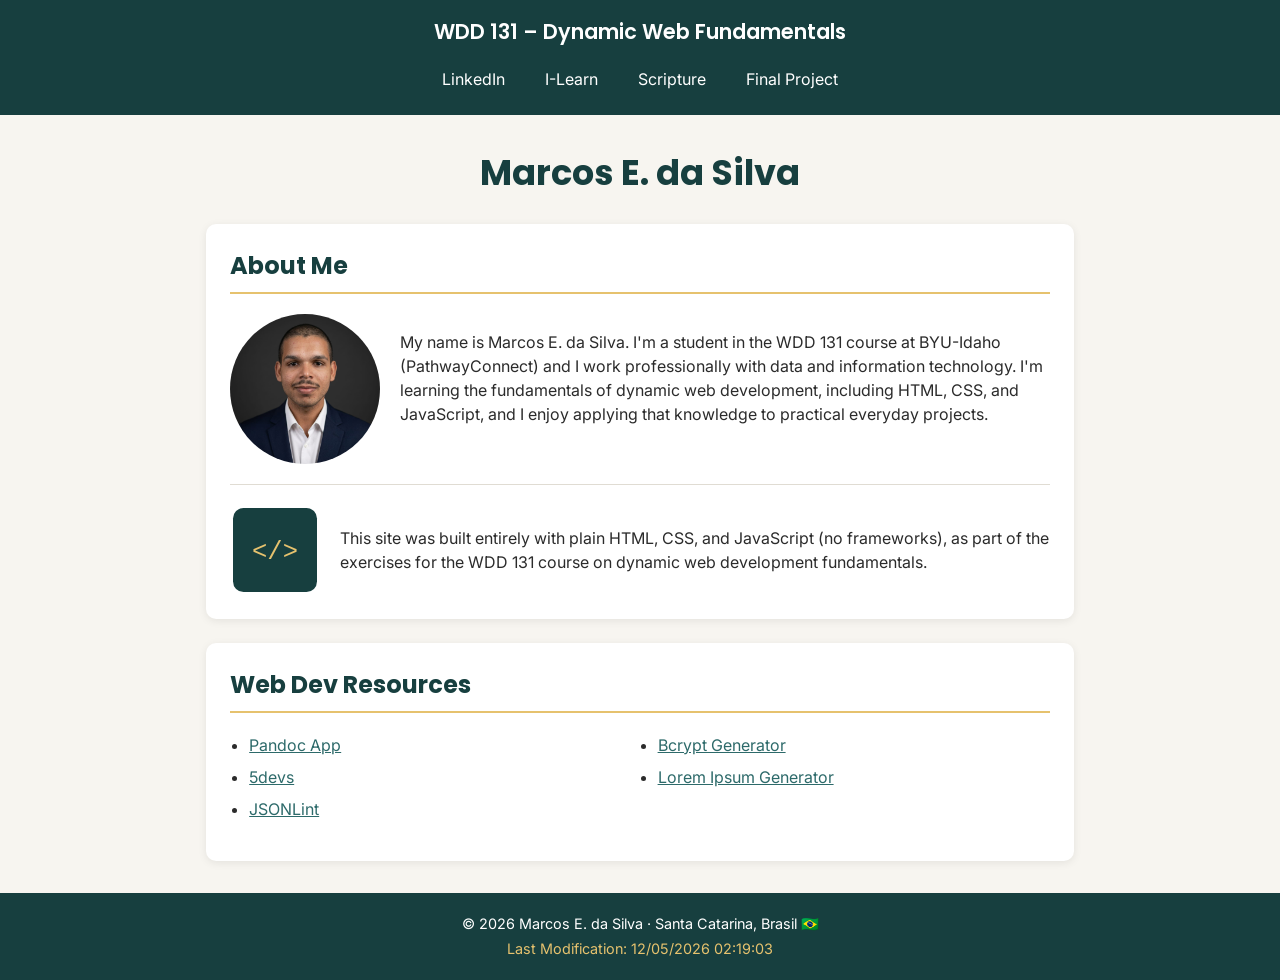
<file: index.html>
<!DOCTYPE html>
<html lang="en">
<head>
  <meta charset="UTF-8">
  <meta name="viewport" content="width=device-width, initial-scale=1.0">
  <title>WDD 131 – Dynamic Web Fundamentals – Marcos E. da Silva</title>
  <meta name="description" content="WDD 131 – Dynamic Web Fundamentals: Marcos E. da Silva's personal page covering HTML, CSS, and JavaScript basics.">
  <meta name="author" content="Marcos E. da Silva">
  <link rel="preconnect" href="https://fonts.googleapis.com">
  <link rel="preconnect" href="https://fonts.gstatic.com" crossorigin>
  <link href="https://fonts.googleapis.com/css2?family=Poppins:wght@400;600;700&family=Inter:wght@400;500&display=swap" rel="stylesheet">
  <link rel="stylesheet" href="styles/base.css">
  <script src="scripts/getdates.js" defer></script>
</head>
<body>
  <header>
    <span id="course-title">WDD 131 – Dynamic Web Fundamentals</span>
    <nav>
      <ul>
        <li><a href="https://www.linkedin.com/in/marcosedasilva/" target="_blank" rel="noopener">LinkedIn</a></li>
        <li><a href="https://byupw.instructure.com/" target="_blank" rel="noopener">I-Learn</a></li>
        <li><a href="https://www.churchofjesuschrist.org/study/scriptures/bofm/w-of-m/1?lang=eng&id=p7#p7" target="_blank" rel="noopener">Scripture</a></li>
        <li><a href="#">Final Project</a></li>
      </ul>
    </nav>
  </header>

  <main>
    <h1>Marcos E. da Silva</h1>

    <section class="card">
      <h2>About Me</h2>
      <div class="card-content">
        <img src="images/profile.jpeg" alt="Marcos E. da Silva's avatar" width="150" height="150" class="avatar">
        <p>
          My name is Marcos E. da Silva. I'm a student in the WDD 131 course at
          BYU-Idaho (PathwayConnect) and I work professionally with data and
          information technology. I'm learning the fundamentals of dynamic
          web development, including HTML, CSS, and JavaScript, and I enjoy
          applying that knowledge to practical everyday projects.
        </p>
      </div>
      <hr>
      <div class="fact-block">
        <img src="images/code-icon.svg" alt="Code icon representing web development" width="90" height="90">
        <p>
          This site was built entirely with plain HTML, CSS, and JavaScript
          (no frameworks), as part of the exercises for the WDD 131 course
          on dynamic web development fundamentals.
        </p>
      </div>
    </section>

    <section class="card">
      <h2>Web Dev Resources</h2>
      <ul class="resource-list">
        <li><a href="https://pandoc.org/app/" target="_blank" rel="noopener">Pandoc App</a></li>
        <li><a href="https://www.5devs.com.br/" target="_blank" rel="noopener">5devs</a></li>
        <li><a href="https://jsonlint.com/" target="_blank" rel="noopener">JSONLint</a></li>
        <li><a href="https://bcrypt-generator.com/" target="_blank" rel="noopener">Bcrypt Generator</a></li>
        <li><a href="https://www.lipsum.com/" target="_blank" rel="noopener">Lorem Ipsum Generator</a></li>
      </ul>
    </section>
  </main>

  <footer>
    <p>&copy; <span id="currentyear"></span> Marcos E. da Silva &middot; Santa Catarina, Brasil 🇧🇷</p>
    <p id="lastModified"></p>
  </footer>
</body>
</html>
</file>
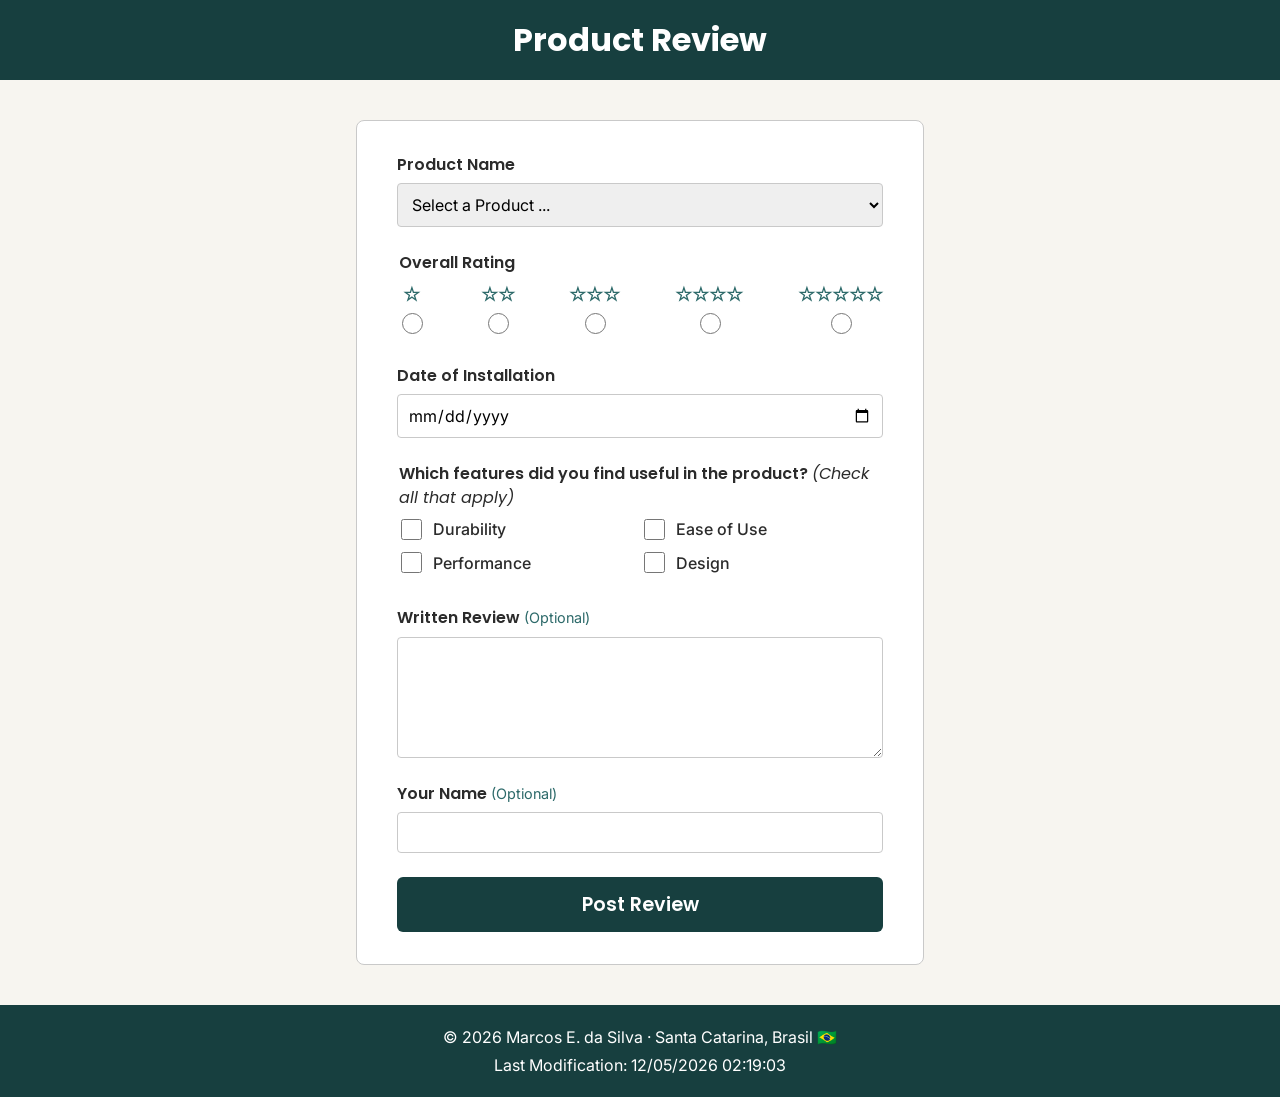
<file: form.html>
<!DOCTYPE html>
<html lang="en">
<head>
  <meta charset="UTF-8">
  <meta name="viewport" content="width=device-width, initial-scale=1.0">
  <title>Product Review – WDD 131 – Marcos E. da Silva</title>
  <meta name="description" content="A product review form for WDD 131 with a product list built by JavaScript, star rating, and useful features.">
  <meta name="author" content="Marcos E. da Silva">
  <link rel="preconnect" href="https://fonts.googleapis.com">
  <link rel="preconnect" href="https://fonts.gstatic.com" crossorigin>
  <link href="https://fonts.googleapis.com/css2?family=Poppins:wght@400;600;700&family=Inter:wght@400;500&display=swap" rel="stylesheet">
  <link rel="stylesheet" href="styles/form.css">
  <script src="scripts/getdates.js" defer></script>
  <script src="scripts/form.js" defer></script>
</head>
<body>
  <header>
    <h1>Product Review</h1>
  </header>

  <main>
    <form action="review.html" method="get">
      <label for="product">Product Name</label>
      <select id="product" name="product" required>
        <option value="" disabled selected>Select a Product ...</option>
      </select>

      <fieldset class="rating">
        <legend>Overall Rating</legend>
        <label for="rating1">&star;<input type="radio" id="rating1" name="rating" value="1" required></label>
        <label for="rating2">&star;&star;<input type="radio" id="rating2" name="rating" value="2" required></label>
        <label for="rating3">&star;&star;&star;<input type="radio" id="rating3" name="rating" value="3" required></label>
        <label for="rating4">&star;&star;&star;&star;<input type="radio" id="rating4" name="rating" value="4" required></label>
        <label for="rating5">&star;&star;&star;&star;&star;<input type="radio" id="rating5" name="rating" value="5" required></label>
      </fieldset>

      <label for="installDate">Date of Installation</label>
      <input type="date" id="installDate" name="installDate" required>

      <fieldset class="features">
        <legend>Which features did you find useful in the product? <em>(Check all that apply)</em></legend>
        <label for="durability"><input type="checkbox" id="durability" name="features" value="durability"> Durability</label>
        <label for="easeOfUse"><input type="checkbox" id="easeOfUse" name="features" value="ease-of-use"> Ease of Use</label>
        <label for="performance"><input type="checkbox" id="performance" name="features" value="performance"> Performance</label>
        <label for="design"><input type="checkbox" id="design" name="features" value="design"> Design</label>
      </fieldset>

      <label for="review">Written Review <span class="optional">(Optional)</span></label>
      <textarea id="review" name="review" rows="5"></textarea>

      <label for="userName">Your Name <span class="optional">(Optional)</span></label>
      <input type="text" id="userName" name="userName">

      <input type="submit" value="Post Review">
    </form>
  </main>

  <footer>
    <p>&copy; <span id="currentyear"></span> Marcos E. da Silva &middot; Santa Catarina, Brasil 🇧🇷</p>
    <p id="lastModified"></p>
  </footer>
</body>
</html>
</file>
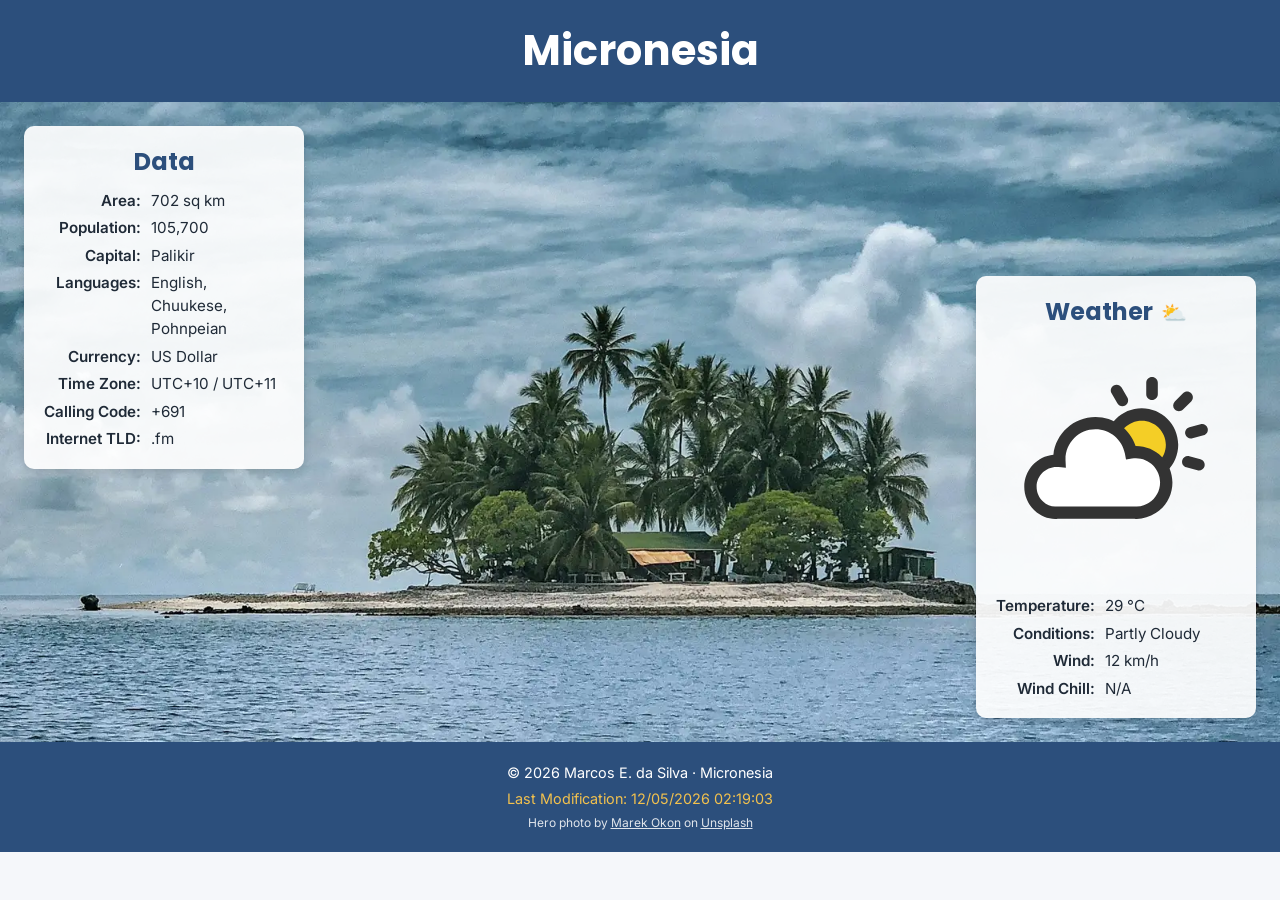
<file: place.html>
<!DOCTYPE html>
<html lang="en">
<head>
  <meta charset="UTF-8">
  <meta name="viewport" content="width=device-width, initial-scale=1.0">
  <title>Micronesia – WDD 131 – Marcos E. da Silva</title>
  <meta name="description" content="A responsive country profile page for the Federated States of Micronesia, built for WDD 131 with a srcset hero image and a JavaScript wind chill calculation.">
  <meta name="author" content="Marcos E. da Silva">
  <link rel="preconnect" href="https://fonts.googleapis.com">
  <link rel="preconnect" href="https://fonts.gstatic.com" crossorigin>
  <link href="https://fonts.googleapis.com/css2?family=Poppins:wght@400;600;700&family=Inter:wght@400;500&display=swap" rel="stylesheet">
  <link rel="stylesheet" href="styles/place.css">
  <link rel="stylesheet" href="styles/place-large.css">
  <script src="scripts/place.js" defer></script>
</head>
<body>
  <header>
    <h1>Micronesia</h1>
  </header>

  <main>
    <div class="hero">
      <picture>
        <source media="(min-width: 700px)" srcset="images/micronesia-hero-large.webp">
        <img src="images/micronesia-hero-small.webp" alt="Small palm-covered island in Chuuk Lagoon, Federated States of Micronesia" width="800" height="1000" loading="eager">
      </picture>

      <section class="card data-card">
        <h2>Data</h2>
        <dl class="info-list">
          <dt>Area:</dt>
          <dd>702 sq km</dd>
          <dt>Population:</dt>
          <dd>105,700</dd>
          <dt>Capital:</dt>
          <dd>Palikir</dd>
          <dt>Languages:</dt>
          <dd>English, Chuukese, Pohnpeian</dd>
          <dt>Currency:</dt>
          <dd>US Dollar</dd>
          <dt>Time Zone:</dt>
          <dd>UTC+10 / UTC+11</dd>
          <dt>Calling Code:</dt>
          <dd>+691</dd>
          <dt>Internet TLD:</dt>
          <dd>.fm</dd>
        </dl>
      </section>

      <section class="card weather-card">
        <h2>Weather</h2>
        <img src="images/weather-icon.svg" alt="Partly cloudy weather icon" class="weather-icon-mobile" width="60" height="60">
        <dl class="info-list">
          <dt>Temperature:</dt>
          <dd>29 &deg;C</dd>
          <dt>Conditions:</dt>
          <dd>Partly Cloudy</dd>
          <dt>Wind:</dt>
          <dd>12 km/h</dd>
          <dt>Wind Chill:</dt>
          <dd id="windchill"></dd>
        </dl>
      </section>
    </div>
  </main>

  <footer>
    <p>&copy; <span id="currentyear"></span> Marcos E. da Silva &middot; Micronesia</p>
    <p id="lastModified"></p>
    <p class="credit">Hero photo by <a href="https://unsplash.com/@marekokon">Marek Okon</a> on <a href="https://unsplash.com/photos/WScpndZFrOM">Unsplash</a></p>
  </footer>
</body>
</html>
</file>
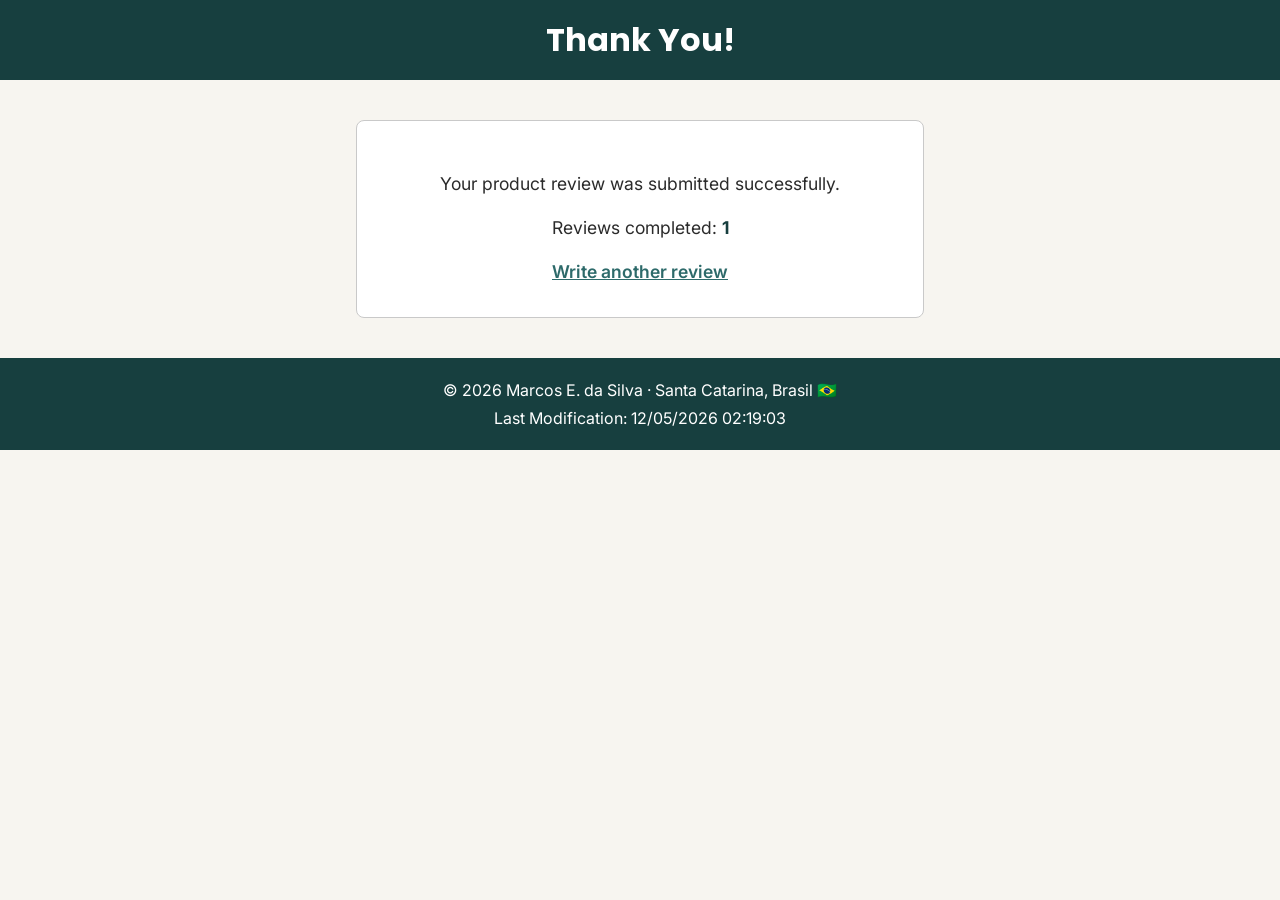
<file: review.html>
<!DOCTYPE html>
<html lang="en">
<head>
  <meta charset="UTF-8">
  <meta name="viewport" content="width=device-width, initial-scale=1.0">
  <title>Review Confirmation – WDD 131 – Marcos E. da Silva</title>
  <meta name="description" content="Confirmation page for the WDD 131 product review form with a counter of completed reviews.">
  <meta name="author" content="Marcos E. da Silva">
  <link rel="preconnect" href="https://fonts.googleapis.com">
  <link rel="preconnect" href="https://fonts.gstatic.com" crossorigin>
  <link href="https://fonts.googleapis.com/css2?family=Poppins:wght@400;600;700&family=Inter:wght@400;500&display=swap" rel="stylesheet">
  <link rel="stylesheet" href="styles/form.css">
  <script src="scripts/getdates.js" defer></script>
  <script src="scripts/review.js" defer></script>
</head>
<body>
  <header>
    <h1>Thank You!</h1>
  </header>

  <main>
    <div class="confirmation">
      <p>Your product review was submitted successfully.</p>
      <p>Reviews completed: <span id="reviewCount">0</span></p>
      <a href="form.html">Write another review</a>
    </div>
  </main>

  <footer>
    <p>&copy; <span id="currentyear"></span> Marcos E. da Silva &middot; Santa Catarina, Brasil 🇧🇷</p>
    <p id="lastModified"></p>
  </footer>
</body>
</html>
</file>
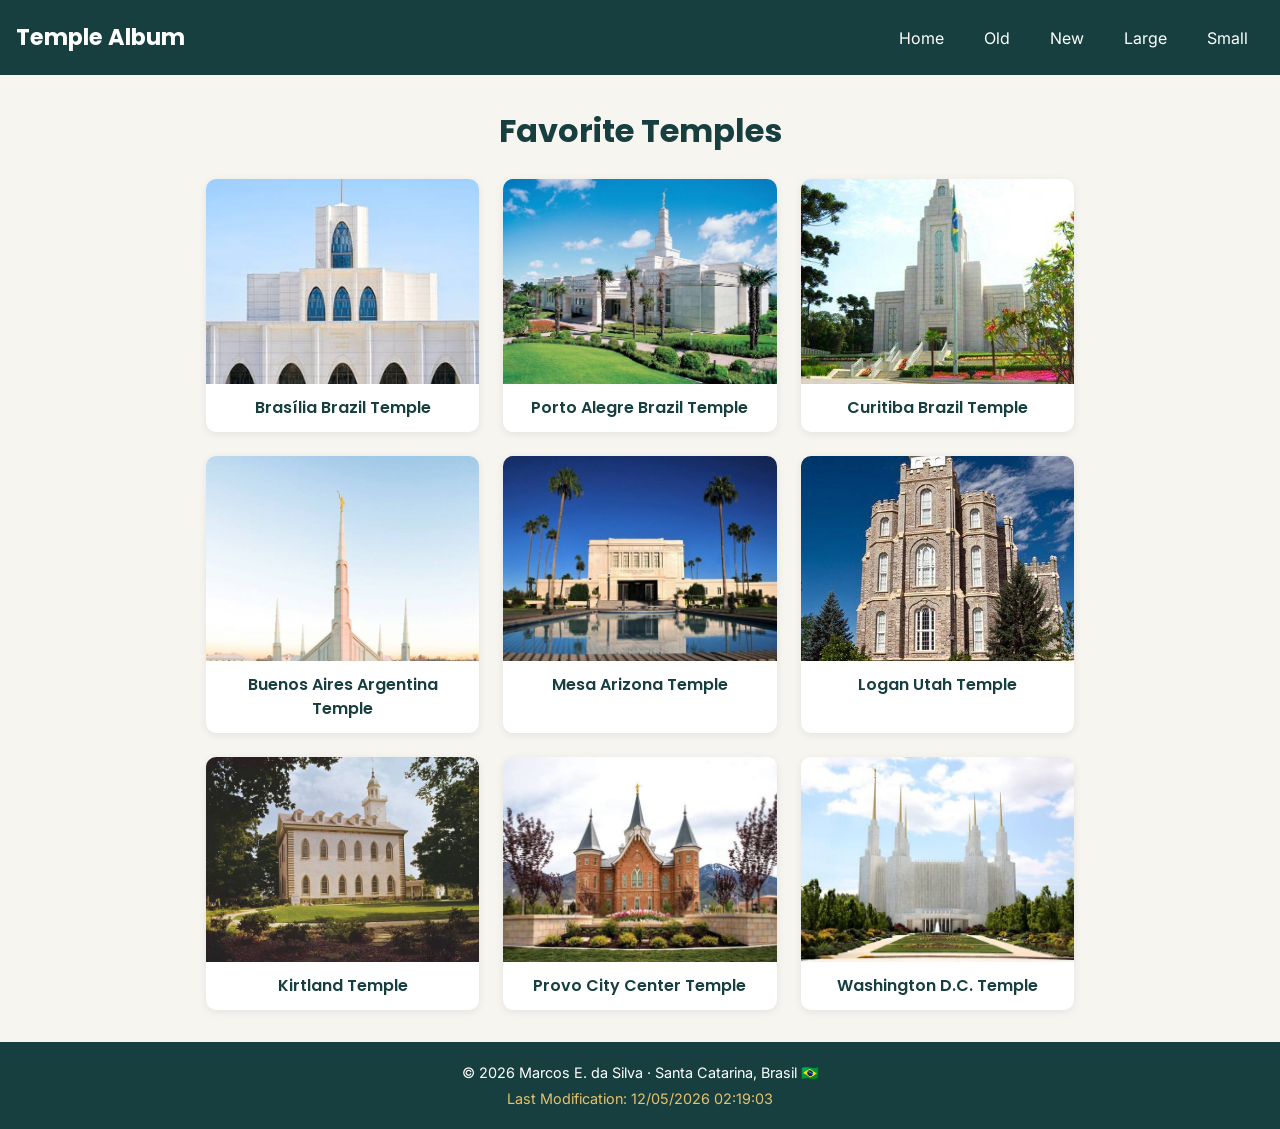
<file: temples.html>
<!DOCTYPE html>
<html lang="en">
<head>
  <meta charset="UTF-8">
  <meta name="viewport" content="width=device-width, initial-scale=1.0">
  <title>Temple Album – WDD 131 – Marcos E. da Silva</title>
  <meta name="description" content="A responsive picture album of temples built for WDD 131, featuring a mobile hamburger menu and CSS Grid layout.">
  <meta name="author" content="Marcos E. da Silva">
  <link rel="preconnect" href="https://fonts.googleapis.com">
  <link rel="preconnect" href="https://fonts.gstatic.com" crossorigin>
  <link href="https://fonts.googleapis.com/css2?family=Poppins:wght@400;600;700&family=Inter:wght@400;500&display=swap" rel="stylesheet">
  <link rel="stylesheet" href="styles/temples.css">
  <link rel="stylesheet" href="styles/temples-large.css">
  <script src="scripts/temples.js" defer></script>
</head>
<body>
  <header>
    <p class="site-title">Temple Album</p>
    <button class="hamburger" aria-controls="primary-nav" aria-expanded="false" aria-label="Toggle navigation menu">&#9776;</button>
    <nav>
      <ul id="primary-nav" class="nav-menu">
        <li><a href="temples.html">Home</a></li>
        <li><a href="#">Old</a></li>
        <li><a href="#">New</a></li>
        <li><a href="#">Large</a></li>
        <li><a href="#">Small</a></li>
      </ul>
    </nav>
  </header>

  <main>
    <h1>Favorite Temples</h1>
    <div class="gallery">
      <figure>
        <img src="images/brasilia-temple.jpg" alt="Brasília Brazil Temple" width="400" height="300" loading="lazy">
        <figcaption>Brasília Brazil Temple</figcaption>
      </figure>
      <figure>
        <img src="images/porto-alegre-temple.jpg" alt="Porto Alegre Brazil Temple" width="400" height="300" loading="lazy">
        <figcaption>Porto Alegre Brazil Temple</figcaption>
      </figure>
      <figure>
        <img src="images/curitiba-temple.jpg" alt="Curitiba Brazil Temple" width="400" height="300" loading="lazy">
        <figcaption>Curitiba Brazil Temple</figcaption>
      </figure>
      <figure>
        <img src="images/buenos-aires-temple.jpg" alt="Buenos Aires Argentina Temple" width="400" height="300" loading="lazy">
        <figcaption>Buenos Aires Argentina Temple</figcaption>
      </figure>
      <figure>
        <img src="images/mesa-temple.jpg" alt="Mesa Arizona Temple" width="400" height="300" loading="lazy">
        <figcaption>Mesa Arizona Temple</figcaption>
      </figure>
      <figure>
        <img src="images/logan-temple.jpg" alt="Logan Utah Temple" width="400" height="300" loading="lazy">
        <figcaption>Logan Utah Temple</figcaption>
      </figure>
      <figure>
        <img src="images/kirtland-temple.jpg" alt="Kirtland Temple" width="400" height="300" loading="lazy">
        <figcaption>Kirtland Temple</figcaption>
      </figure>
      <figure>
        <img src="images/provo-temple.jpg" alt="Provo City Center Temple" width="400" height="300" loading="lazy">
        <figcaption>Provo City Center Temple</figcaption>
      </figure>
      <figure>
        <img src="images/washington-temple.jpg" alt="Washington D.C. Temple" width="400" height="300" loading="lazy">
        <figcaption>Washington D.C. Temple</figcaption>
      </figure>
    </div>
  </main>

  <footer>
    <p>&copy; <span id="currentyear"></span> Marcos E. da Silva &middot; Santa Catarina, Brasil 🇧🇷</p>
    <p id="lastModified"></p>
  </footer>
</body>
</html>
</file>
<file: styles/base.css>
/* ===== Reset & base ===== */
* {
  box-sizing: border-box;
}

:root {
  --color-primary: #173f3f;
  --color-secondary: #2d6a6a;
  --color-accent: #e6c26e;
  --color-bg: #f7f5f0;
  --color-card-bg: #ffffff;
  --color-text: #2b2b2b;
  --color-muted: #5a5a5a;
  --font-heading: "Poppins", Arial, sans-serif;
  --font-body: "Inter", Arial, sans-serif;
}

body {
  margin: 0;
  font-family: var(--font-body);
  color: var(--color-text);
  background-color: var(--color-bg);
  line-height: 1.5;
}

h1, h2 {
  font-family: var(--font-heading);
  color: var(--color-primary);
}

a {
  color: var(--color-secondary);
}

/* ===== Header ===== */
header {
  background-color: var(--color-primary);
  color: #ffffff;
  padding: 1rem;
}

#course-title {
  display: block;
  text-align: center;
  font-family: var(--font-heading);
  font-weight: 600;
  font-size: 1.3rem;
  margin-bottom: 0.75rem;
}

nav ul {
  list-style: none;
  display: flex;
  flex-wrap: wrap;
  justify-content: center;
  gap: 0.5rem;
  margin: 0;
  padding: 0;
}

nav a {
  display: block;
  color: #ffffff;
  text-decoration: none;
  padding: 0.5rem 1rem;
  border-radius: 6px;
  transition: background-color 0.25s ease, color 0.25s ease;
}

nav a:hover,
nav a:focus {
  background-color: var(--color-accent);
  color: var(--color-primary);
}

/* ===== Main ===== */
main {
  max-width: 900px;
  margin: 2rem auto;
  padding: 0 1rem;
}

main > h1 {
  text-align: center;
  font-size: 2.2rem;
  margin-bottom: 1.5rem;
}

.card {
  background-color: var(--color-card-bg);
  border-radius: 10px;
  box-shadow: 0 2px 8px rgba(0, 0, 0, 0.08);
  padding: 1.5rem;
  margin-bottom: 1.5rem;
}

.card h2 {
  margin-top: 0;
  border-bottom: 2px solid var(--color-accent);
  padding-bottom: 0.5rem;
}

.card-content {
  display: grid;
  grid-template-columns: auto 1fr;
  gap: 1.25rem;
  align-items: start;
}

.avatar {
  border-radius: 50%;
  display: block;
}

.card hr {
  border: none;
  border-top: 1px solid #e0dcd3;
  margin: 1.25rem 0;
}

.fact-block {
  display: grid;
  grid-template-columns: auto 1fr;
  gap: 1.25rem;
  align-items: center;
}

.resource-list {
  columns: 2;
  padding-left: 1.2rem;
}

.resource-list li {
  margin-bottom: 0.5rem;
  break-inside: avoid;
}

@media (max-width: 480px) {
  .card-content,
  .fact-block {
    grid-template-columns: 1fr;
    justify-items: center;
    text-align: center;
  }

  .resource-list {
    columns: 1;
  }
}

/* ===== Footer ===== */
footer {
  background-color: var(--color-primary);
  color: #ffffff;
  text-align: center;
  padding: 1rem;
  font-size: 0.9rem;
}

footer p {
  margin: 0.25rem 0;
}

#lastModified {
  color: var(--color-accent);
}
</file>
<file: styles/form.css>
* {
  box-sizing: border-box;
}

:root {
  --color-primary: #173f3f;
  --color-secondary: #2d6a6a;
  --color-accent: #e6c26e;
  --color-bg: #f7f5f0;
  --color-card-bg: #ffffff;
  --color-text: #2b2b2b;
  --color-white: #ffffff;
  --color-border: #c9c9c9;
  --font-heading: "Poppins", Arial, sans-serif;
  --font-body: "Inter", Arial, sans-serif;
}

body {
  margin: 0;
  font-family: var(--font-body);
  color: var(--color-text);
  background-color: var(--color-bg);
  line-height: 1.5;
}

header {
  background-color: var(--color-primary);
  color: var(--color-white);
  padding: 1rem;
  text-align: center;
}

h1 {
  font-family: var(--font-heading);
  margin: 0;
}

main {
  max-width: 600px;
  margin: 1.5rem auto;
  padding: 0 1rem;
}

form,
.confirmation {
  background-color: var(--color-card-bg);
  border: 1px solid var(--color-border);
  border-radius: 8px;
  padding: 1.5rem;
}

label,
legend {
  display: block;
  font-family: var(--font-heading);
  font-weight: 600;
  margin-bottom: 0.4rem;
}

select,
input[type="date"],
input[type="text"],
textarea {
  display: block;
  width: 100%;
  font-family: var(--font-body);
  font-size: 1rem;
  padding: 0.6rem;
  margin-bottom: 1.5rem;
  border: 1px solid var(--color-border);
  border-radius: 4px;
}

select:focus,
input:focus,
textarea:focus {
  outline: 2px solid var(--color-secondary);
}

fieldset {
  border: none;
  padding: 0;
  margin: 0 0 1.5rem;
}

.rating {
  display: flex;
  flex-wrap: wrap;
  justify-content: space-between;
}

.rating legend {
  width: 100%;
}

.rating label {
  display: flex;
  flex-direction: column;
  align-items: center;
  font-size: 1.2rem;
  color: var(--color-secondary);
  cursor: pointer;
}

.rating input,
.features input {
  width: 1.3rem;
  height: 1.3rem;
  accent-color: var(--color-secondary);
}

.features label {
  display: flex;
  align-items: center;
  gap: 0.5rem;
  font-family: var(--font-body);
  font-weight: 500;
  cursor: pointer;
}

.features em {
  font-weight: 400;
}

.optional {
  font-family: var(--font-body);
  font-weight: 400;
  font-size: 0.9rem;
  color: var(--color-secondary);
}

input[type="submit"] {
  width: 100%;
  padding: 0.8rem;
  font-family: var(--font-heading);
  font-size: 1.2rem;
  font-weight: 600;
  color: var(--color-white);
  background-color: var(--color-primary);
  border: none;
  border-radius: 6px;
  cursor: pointer;
}

input[type="submit"]:hover {
  background-color: var(--color-secondary);
}

.confirmation {
  text-align: center;
  font-size: 1.1rem;
}

.confirmation span {
  font-weight: 700;
  color: var(--color-primary);
}

.confirmation a {
  color: var(--color-secondary);
  font-weight: 600;
}

footer {
  background-color: var(--color-primary);
  color: var(--color-white);
  text-align: center;
  padding: 1rem;
}

footer p {
  margin: 0.25rem 0;
}

@media (min-width: 700px) {
  main {
    margin: 2.5rem auto;
  }

  form,
  .confirmation {
    padding: 2rem 2.5rem;
  }

  .features {
    display: grid;
    grid-template-columns: 1fr 1fr;
  }
}
</file>
<file: styles/place.css>
* {
  box-sizing: border-box;
}

:root {
  --color-primary: #2c4f7c;
  --color-secondary: #4a7fc1;
  --color-accent: #f2c14e;
  --color-bg: #f5f7fa;
  --color-card-bg: #ffffff;
  --color-card-overlay: #ffffffeb;
  --color-text: #1f2a37;
  --color-white: #ffffff;
  --color-shadow: #00000026;
  --font-heading: "Poppins", Arial, sans-serif;
  --font-body: "Inter", Arial, sans-serif;
}

body {
  margin: 0;
  font-family: var(--font-body);
  color: var(--color-text);
  background-color: var(--color-bg);
  line-height: 1.5;
}

header {
  background-color: var(--color-primary);
  color: var(--color-white);
  padding: 1.25rem 1rem;
}

header h1 {
  margin: 0;
  text-align: center;
  font-family: var(--font-heading);
  font-size: 1.8rem;
}

.hero {
  position: relative;
}

.hero picture,
.hero img {
  display: block;
  width: 100%;
  height: auto;
}

.card {
  background-color: var(--color-card-bg);
  margin: 1.5rem auto;
  padding: 1.5rem;
  max-width: 420px;
  border-radius: 10px;
  box-shadow: 0 2px 10px var(--color-shadow);
}

.card h2 {
  margin: 0 0 1rem;
  text-align: center;
  font-family: var(--font-heading);
  color: var(--color-primary);
}

.weather-icon-mobile {
  display: block;
  margin: 0 auto 1rem;
}

.info-list {
  display: grid;
  grid-template-columns: auto auto;
  justify-content: center;
  column-gap: 0.6rem;
  row-gap: 0.4rem;
  margin: 0;
}

.info-list dt {
  grid-column: 1;
  text-align: right;
  font-weight: 600;
  margin: 0;
}

.info-list dd {
  grid-column: 2;
  text-align: left;
  margin: 0;
}

footer {
  background-color: var(--color-primary);
  color: var(--color-white);
  text-align: center;
  padding: 1rem;
  font-size: 0.9rem;
}

footer p {
  margin: 0.25rem 0;
}

.credit {
  font-size: 0.75rem;
  opacity: 0.85;
}

.credit a {
  color: var(--color-white);
}

#lastModified {
  color: var(--color-accent);
}
</file>
<file: styles/place-large.css>
@media (min-width: 700px) {
  header h1 {
    font-size: 2.6rem;
  }

  .card {
    position: absolute;
    background-color: var(--color-card-overlay);
    margin: 0;
    max-width: 280px;
    padding: 1.1rem 1.25rem;
  }

  .card h2 {
    margin-bottom: 0.6rem;
  }

  .info-list {
    row-gap: 0.3rem;
    font-size: 0.95rem;
  }

  .data-card {
    top: 1.5rem;
    left: 1.5rem;
  }

  .weather-card {
    bottom: 1.5rem;
    right: 1.5rem;
  }

  .info-list {
    justify-content: start;
  }

  .weather-icon-mobile {
    display: none;
  }

  .weather-card h2::after {
    content: "\26C5";
    margin-left: 0.5rem;
    font-size: 1.3rem;
  }
}
</file>
<file: styles/temples.css>
/* ===== Reset & base (mobile-first) ===== */
* {
  box-sizing: border-box;
}

:root {
  --color-primary: #173f3f;
  --color-secondary: #2d6a6a;
  --color-accent: #e6c26e;
  --color-bg: #f7f5f0;
  --color-card-bg: #ffffff;
  --color-text: #2b2b2b;
  --color-white: #ffffff;
  --color-shadow: #00000014;
  --font-heading: "Poppins", Arial, sans-serif;
  --font-body: "Inter", Arial, sans-serif;
}

body {
  margin: 0;
  font-family: var(--font-body);
  color: var(--color-text);
  background-color: var(--color-bg);
  line-height: 1.5;
}

/* ===== Header ===== */
header {
  background-color: var(--color-primary);
  color: var(--color-white);
  padding: 1rem;
  display: flex;
  align-items: center;
  justify-content: space-between;
  flex-wrap: wrap;
}

.site-title {
  font-family: var(--font-heading);
  font-weight: 700;
  font-size: 1.4rem;
  margin: 0;
}

.hamburger {
  background: none;
  border: 2px solid var(--color-white);
  color: var(--color-white);
  font-size: 1.5rem;
  line-height: 1;
  padding: 0.25rem 0.6rem;
  border-radius: 6px;
  cursor: pointer;
}

nav {
  display: flex;
  width: 100%;
  order: 3;
}

.nav-menu {
  display: none;
  list-style: none;
  flex-direction: column;
  width: 100%;
  margin: 0.75rem 0 0;
  padding: 0;
  gap: 0.25rem;
}

.nav-menu.open {
  display: flex;
}

nav a {
  display: block;
  color: var(--color-white);
  text-decoration: none;
  padding: 0.6rem 1rem;
  border-radius: 6px;
  transition: background-color 0.25s ease, color 0.25s ease;
}

nav a:hover,
nav a:focus {
  background-color: var(--color-accent);
  color: var(--color-primary);
}

/* ===== Main ===== */
main {
  max-width: 900px;
  margin: 2rem auto;
  padding: 0 1rem;
}

main > h1 {
  text-align: center;
  font-family: var(--font-heading);
  color: var(--color-primary);
  font-size: 2rem;
  margin-bottom: 1.5rem;
}

.gallery {
  display: grid;
  grid-template-columns: 1fr;
  gap: 1.5rem;
}

figure {
  margin: 0;
  background-color: var(--color-card-bg);
  border-radius: 10px;
  overflow: hidden;
  box-shadow: 0 2px 8px var(--color-shadow);
}

figure img {
  display: block;
  width: 100%;
  height: auto;
  aspect-ratio: 4 / 3;
  object-fit: cover;
}

figcaption {
  padding: 0.75rem 1rem;
  text-align: center;
  font-family: var(--font-heading);
  font-weight: 600;
  color: var(--color-primary);
}

/* ===== Footer ===== */
footer {
  background-color: var(--color-primary);
  color: var(--color-white);
  text-align: center;
  padding: 1rem;
  font-size: 0.9rem;
}

footer p {
  margin: 0.25rem 0;
}

#lastModified {
  color: var(--color-accent);
}
</file>
<file: styles/temples-large.css>
/* ===== Larger viewport overrides ===== */
@media (min-width: 700px) {
  header {
    flex-wrap: nowrap;
  }

  .hamburger {
    display: none;
  }

  nav {
    order: 0;
    width: auto;
  }

  .nav-menu {
    display: flex;
    flex-direction: row;
    width: auto;
    margin: 0;
    gap: 0.5rem;
  }

  .gallery {
    grid-template-columns: repeat(3, 1fr);
  }
}
</file>
